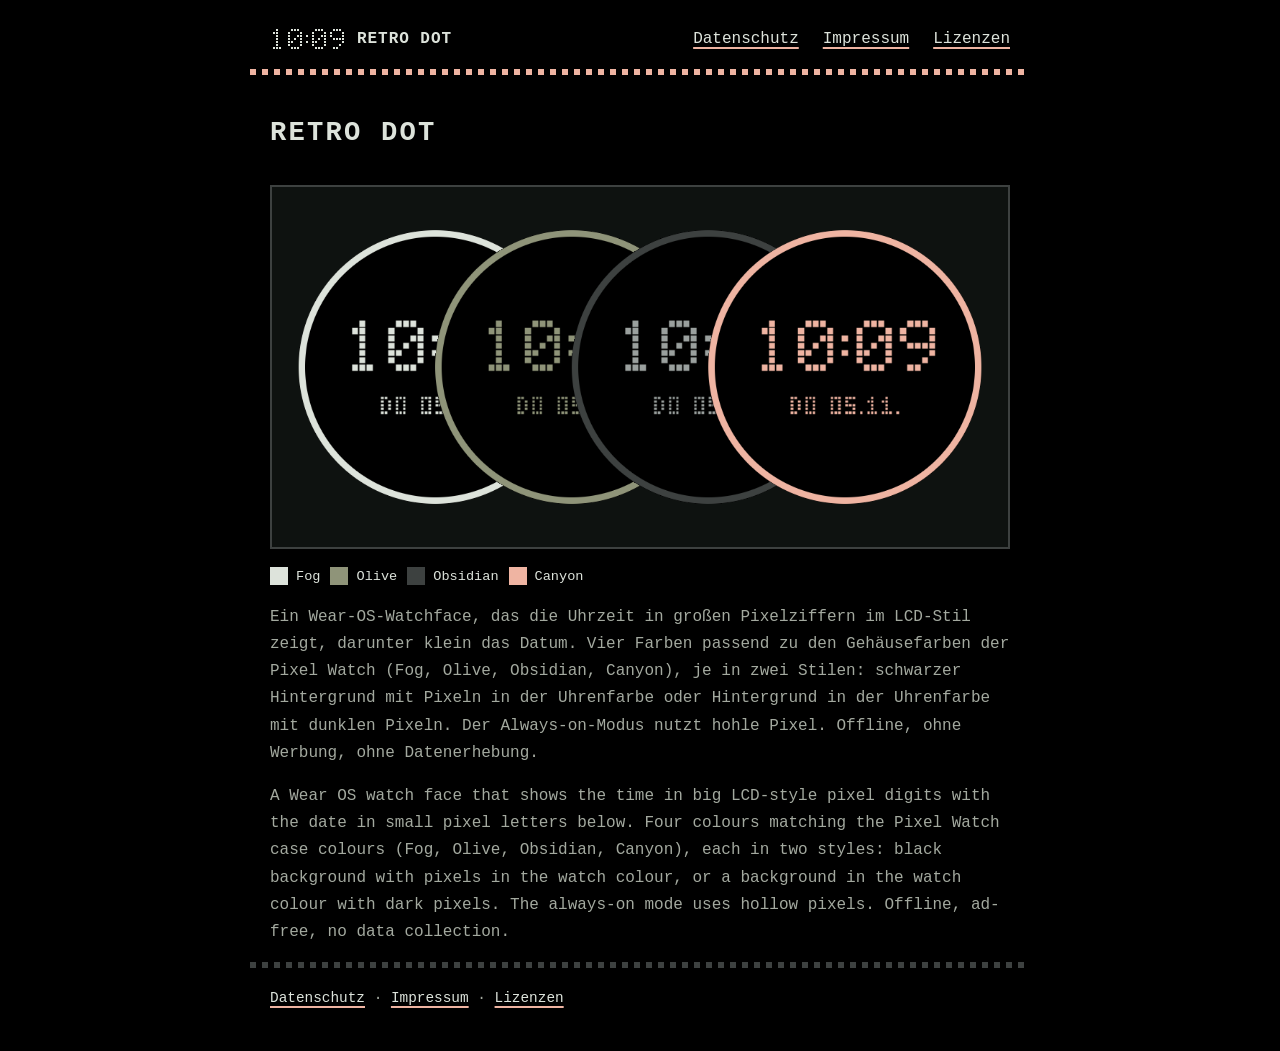
<file: index.html>
<!doctype html>
<html lang="de">
<head>
<meta charset="utf-8">
<meta name="viewport" content="width=device-width,initial-scale=1">
<title>Retro Dot</title>
<meta name="description" content="Wear-OS-Watchface: Uhrzeit in Retro-Pixelziffern, passend zu Fog, Olive, Obsidian und Canyon.">
<link rel="icon" href="icon.png">
<link rel="stylesheet" href="style.css">
</head>
<body>
<header><a class="brand" href="./"><img src="logo.svg" alt="">Retro Dot</a><a href="datenschutz/">Datenschutz</a><a href="impressum/">Impressum</a><a href="lizenzen/">Lizenzen</a></header>
<main>
<h1>Retro Dot</h1>
<img class="hero" src="feature.png" width="1024" height="500" alt="Vier Retro-Dot-Zifferblätter in Fog, Olive, Obsidian und Canyon, halb überlappend">
<ul class="swatches"><li><i style="background:#dde3db"></i>Fog</li><li><i style="background:#8f9479"></i>Olive</li><li><i style="background:#3d4140"></i>Obsidian</li><li><i style="background:#efb4a2"></i>Canyon</li></ul>
<p>Ein Wear-OS-Watchface, das die Uhrzeit in großen Pixelziffern im LCD-Stil zeigt, darunter klein das Datum. Vier Farben passend zu den Gehäusefarben der Pixel Watch (Fog, Olive, Obsidian, Canyon), je in zwei Stilen: schwarzer Hintergrund mit Pixeln in der Uhrenfarbe oder Hintergrund in der Uhrenfarbe mit dunklen Pixeln. Der Always-on-Modus nutzt hohle Pixel. Offline, ohne Werbung, ohne Datenerhebung.</p>
<p>A Wear OS watch face that shows the time in big LCD-style pixel digits with the date in small pixel letters below. Four colours matching the Pixel Watch case colours (Fog, Olive, Obsidian, Canyon), each in two styles: black background with pixels in the watch colour, or a background in the watch colour with dark pixels. The always-on mode uses hollow pixels. Offline, ad-free, no data collection.</p>
</main>
<footer><a href="datenschutz/">Datenschutz</a> · <a href="impressum/">Impressum</a> · <a href="lizenzen/">Lizenzen</a></footer>
</body>
</html>
</file>
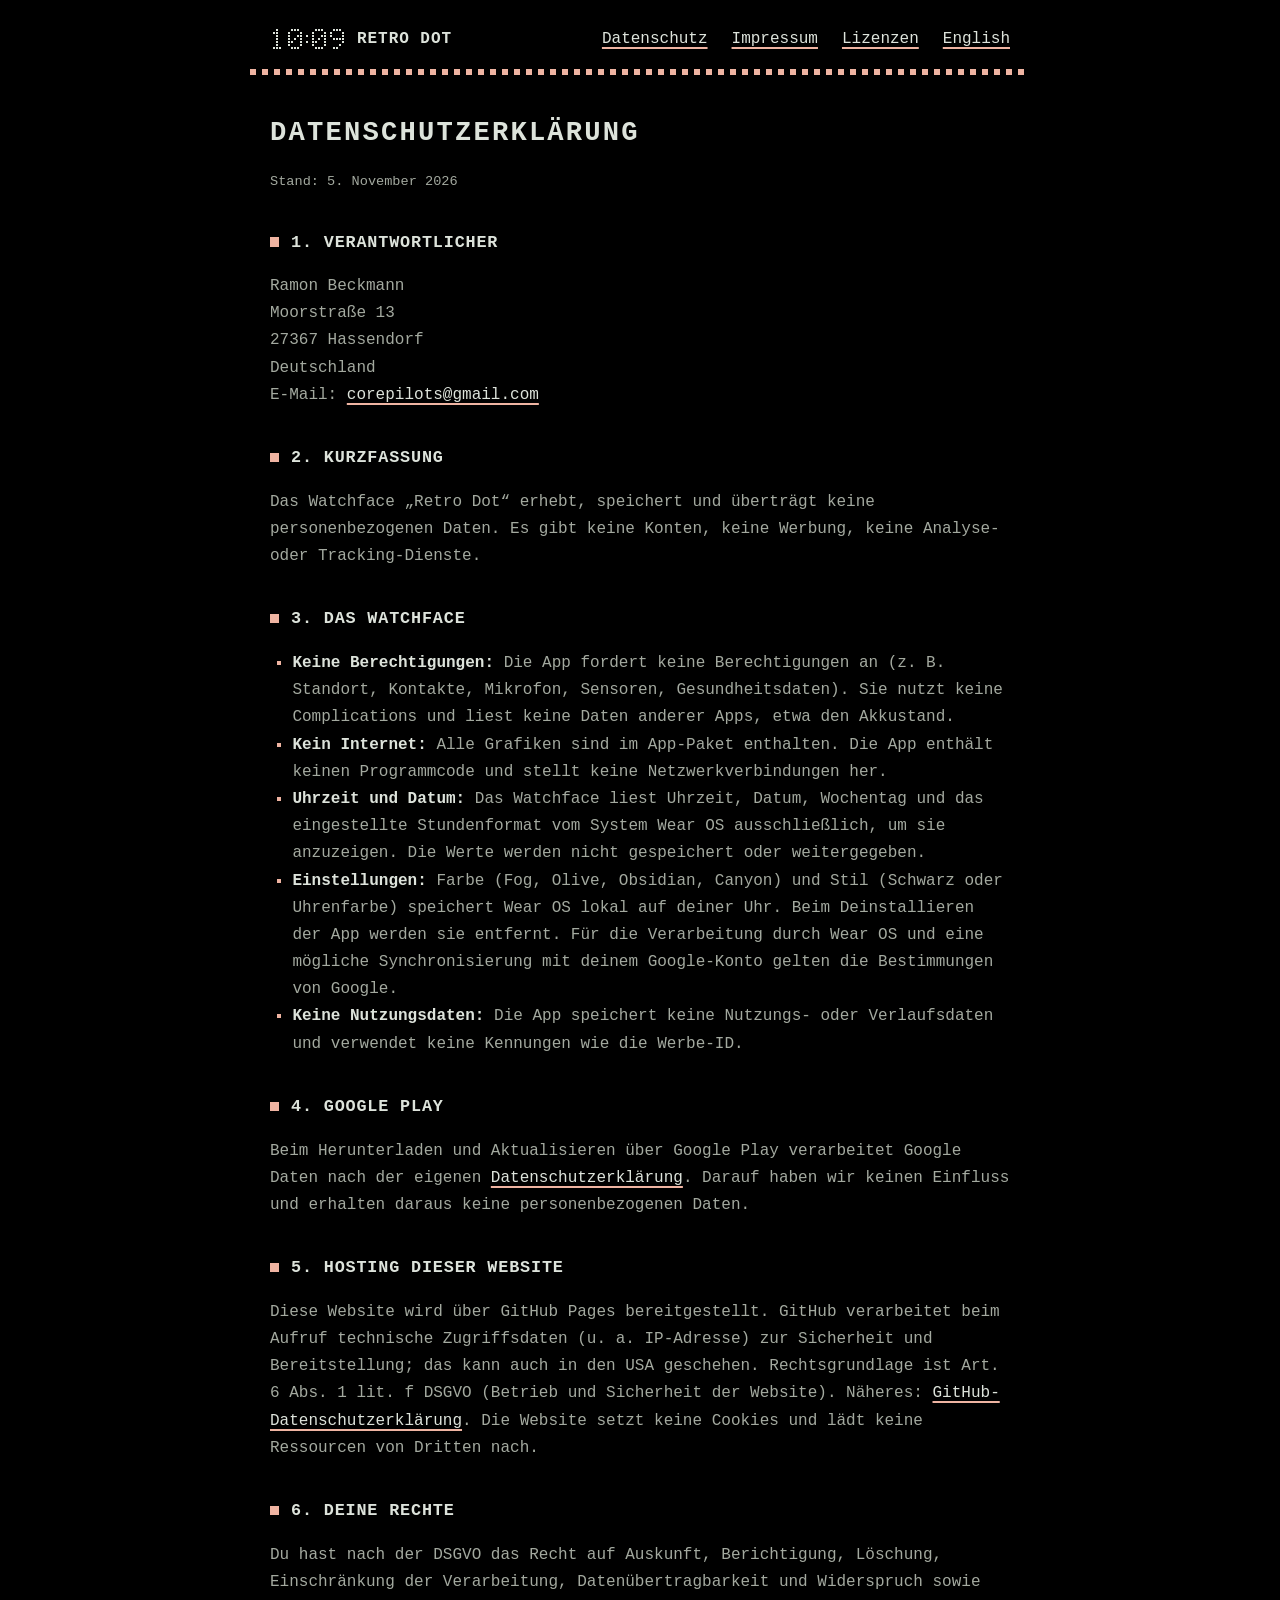
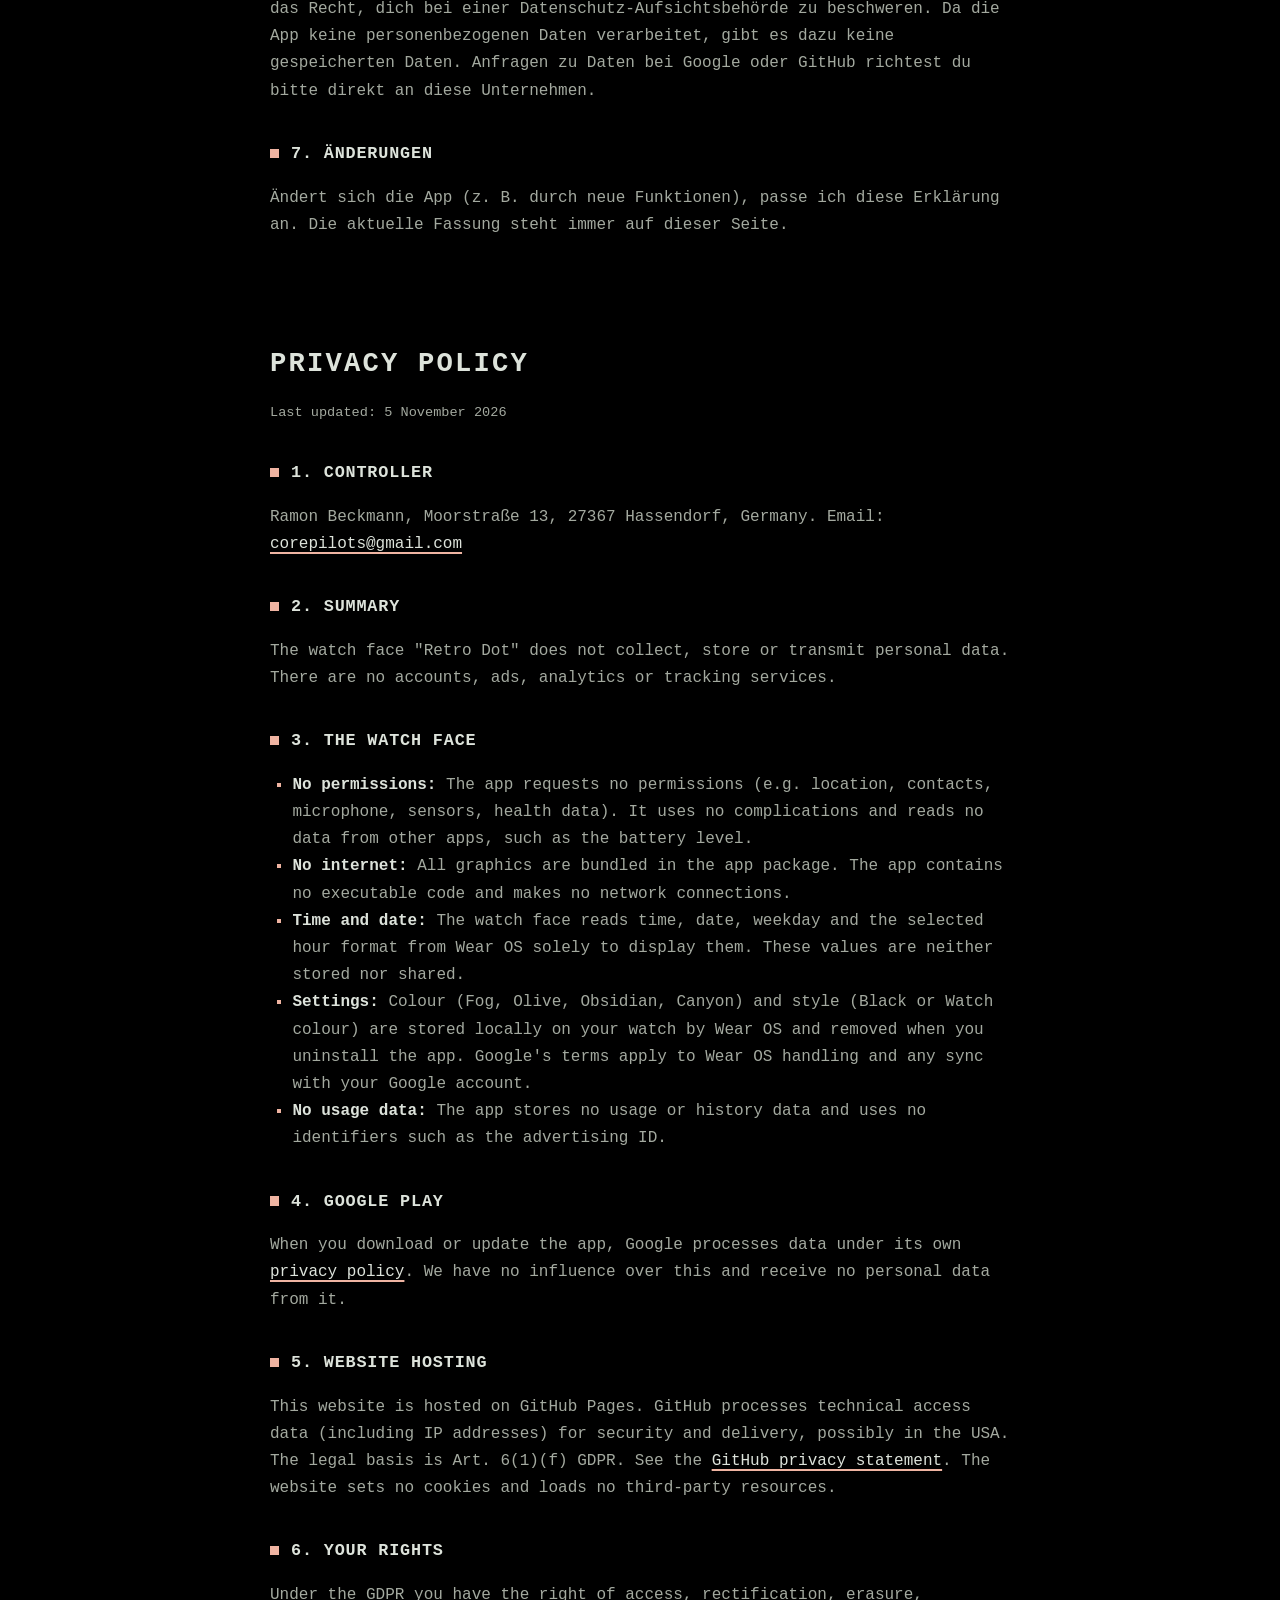
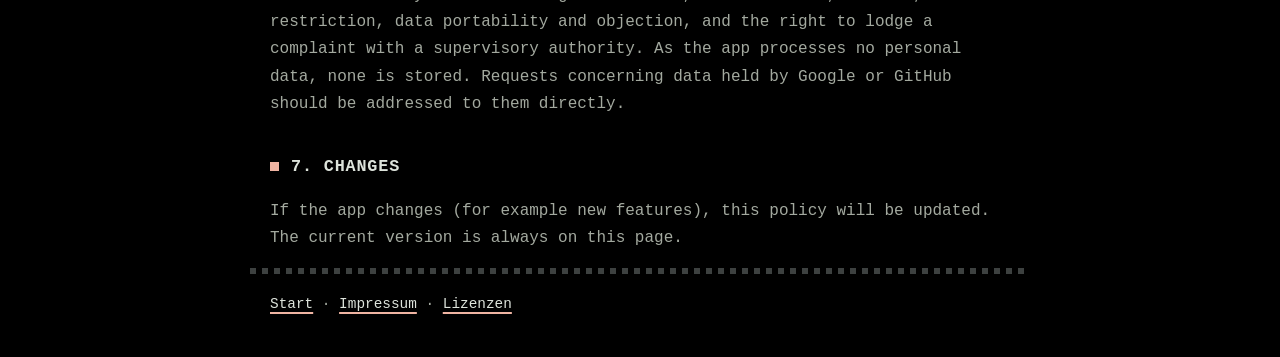
<file: datenschutz/index.html>
<!doctype html>
<html lang="de">
<head>
<meta charset="utf-8">
<meta name="viewport" content="width=device-width,initial-scale=1">
<title>Datenschutz – Retro Dot</title>
<link rel="icon" href="../icon.png">
<link rel="stylesheet" href="../style.css">
</head>
<body>
<header><a class="brand" href="../"><img src="../logo.svg" alt="">Retro Dot</a><a href="./">Datenschutz</a><a href="../impressum/">Impressum</a><a href="../lizenzen/">Lizenzen</a><a href="#english">English</a></header>
<main>
<h1>Datenschutzerklärung</h1>
<p class="updated">Stand: 5. November 2026</p>

<h2>1. Verantwortlicher</h2>
<p>Ramon Beckmann<br>Moorstraße 13<br>27367 Hassendorf<br>Deutschland<br>E-Mail: <a href="mailto:corepilots@gmail.com">corepilots@gmail.com</a></p>

<h2>2. Kurzfassung</h2>
<p>Das Watchface „Retro Dot“ erhebt, speichert und überträgt keine personenbezogenen Daten. Es gibt keine Konten, keine Werbung, keine Analyse- oder Tracking-Dienste.</p>

<h2>3. Das Watchface</h2>
<ul>
<li><strong>Keine Berechtigungen:</strong> Die App fordert keine Berechtigungen an (z. B. Standort, Kontakte, Mikrofon, Sensoren, Gesundheitsdaten). Sie nutzt keine Complications und liest keine Daten anderer Apps, etwa den Akkustand.</li>
<li><strong>Kein Internet:</strong> Alle Grafiken sind im App-Paket enthalten. Die App enthält keinen Programmcode und stellt keine Netzwerkverbindungen her.</li>
<li><strong>Uhrzeit und Datum:</strong> Das Watchface liest Uhrzeit, Datum, Wochentag und das eingestellte Stundenformat vom System Wear OS ausschließlich, um sie anzuzeigen. Die Werte werden nicht gespeichert oder weitergegeben.</li>
<li><strong>Einstellungen:</strong> Farbe (Fog, Olive, Obsidian, Canyon) und Stil (Schwarz oder Uhrenfarbe) speichert Wear OS lokal auf deiner Uhr. Beim Deinstallieren der App werden sie entfernt. Für die Verarbeitung durch Wear OS und eine mögliche Synchronisierung mit deinem Google-Konto gelten die Bestimmungen von Google.</li>
<li><strong>Keine Nutzungsdaten:</strong> Die App speichert keine Nutzungs- oder Verlaufsdaten und verwendet keine Kennungen wie die Werbe-ID.</li>
</ul>

<h2>4. Google Play</h2>
<p>Beim Herunterladen und Aktualisieren über Google Play verarbeitet Google Daten nach der eigenen <a href="https://policies.google.com/privacy">Datenschutzerklärung</a>. Darauf haben wir keinen Einfluss und erhalten daraus keine personenbezogenen Daten.</p>

<h2>5. Hosting dieser Website</h2>
<p>Diese Website wird über GitHub Pages bereitgestellt. GitHub verarbeitet beim Aufruf technische Zugriffsdaten (u. a. IP-Adresse) zur Sicherheit und Bereitstellung; das kann auch in den USA geschehen. Rechtsgrundlage ist Art. 6 Abs. 1 lit. f DSGVO (Betrieb und Sicherheit der Website). Näheres: <a href="https://docs.github.com/de/site-policy/privacy-policies/github-general-privacy-statement">GitHub-Datenschutzerklärung</a>. Die Website setzt keine Cookies und lädt keine Ressourcen von Dritten nach.</p>

<h2>6. Deine Rechte</h2>
<p>Du hast nach der DSGVO das Recht auf Auskunft, Berichtigung, Löschung, Einschränkung der Verarbeitung, Datenübertragbarkeit und Widerspruch sowie das Recht, dich bei einer Datenschutz-Aufsichtsbehörde zu beschweren. Da die App keine personenbezogenen Daten verarbeitet, gibt es dazu keine gespeicherten Daten. Anfragen zu Daten bei Google oder GitHub richtest du bitte direkt an diese Unternehmen.</p>

<h2>7. Änderungen</h2>
<p>Ändert sich die App (z. B. durch neue Funktionen), passe ich diese Erklärung an. Die aktuelle Fassung steht immer auf dieser Seite.</p>

<hr>
<h1 id="english">Privacy Policy</h1>
<p class="updated">Last updated: 5 November 2026</p>

<h2>1. Controller</h2>
<p>Ramon Beckmann, Moorstraße 13, 27367 Hassendorf, Germany. Email: <a href="mailto:corepilots@gmail.com">corepilots@gmail.com</a></p>

<h2>2. Summary</h2>
<p>The watch face "Retro Dot" does not collect, store or transmit personal data. There are no accounts, ads, analytics or tracking services.</p>

<h2>3. The watch face</h2>
<ul>
<li><strong>No permissions:</strong> The app requests no permissions (e.g. location, contacts, microphone, sensors, health data). It uses no complications and reads no data from other apps, such as the battery level.</li>
<li><strong>No internet:</strong> All graphics are bundled in the app package. The app contains no executable code and makes no network connections.</li>
<li><strong>Time and date:</strong> The watch face reads time, date, weekday and the selected hour format from Wear OS solely to display them. These values are neither stored nor shared.</li>
<li><strong>Settings:</strong> Colour (Fog, Olive, Obsidian, Canyon) and style (Black or Watch colour) are stored locally on your watch by Wear OS and removed when you uninstall the app. Google's terms apply to Wear OS handling and any sync with your Google account.</li>
<li><strong>No usage data:</strong> The app stores no usage or history data and uses no identifiers such as the advertising ID.</li>
</ul>

<h2>4. Google Play</h2>
<p>When you download or update the app, Google processes data under its own <a href="https://policies.google.com/privacy">privacy policy</a>. We have no influence over this and receive no personal data from it.</p>

<h2>5. Website hosting</h2>
<p>This website is hosted on GitHub Pages. GitHub processes technical access data (including IP addresses) for security and delivery, possibly in the USA. The legal basis is Art. 6(1)(f) GDPR. See the <a href="https://docs.github.com/en/site-policy/privacy-policies/github-general-privacy-statement">GitHub privacy statement</a>. The website sets no cookies and loads no third-party resources.</p>

<h2>6. Your rights</h2>
<p>Under the GDPR you have the right of access, rectification, erasure, restriction, data portability and objection, and the right to lodge a complaint with a supervisory authority. As the app processes no personal data, none is stored. Requests concerning data held by Google or GitHub should be addressed to them directly.</p>

<h2>7. Changes</h2>
<p>If the app changes (for example new features), this policy will be updated. The current version is always on this page.</p>
</main>
<footer><a href="../">Start</a> · <a href="../impressum/">Impressum</a> · <a href="../lizenzen/">Lizenzen</a></footer>
</body>
</html>
</file>
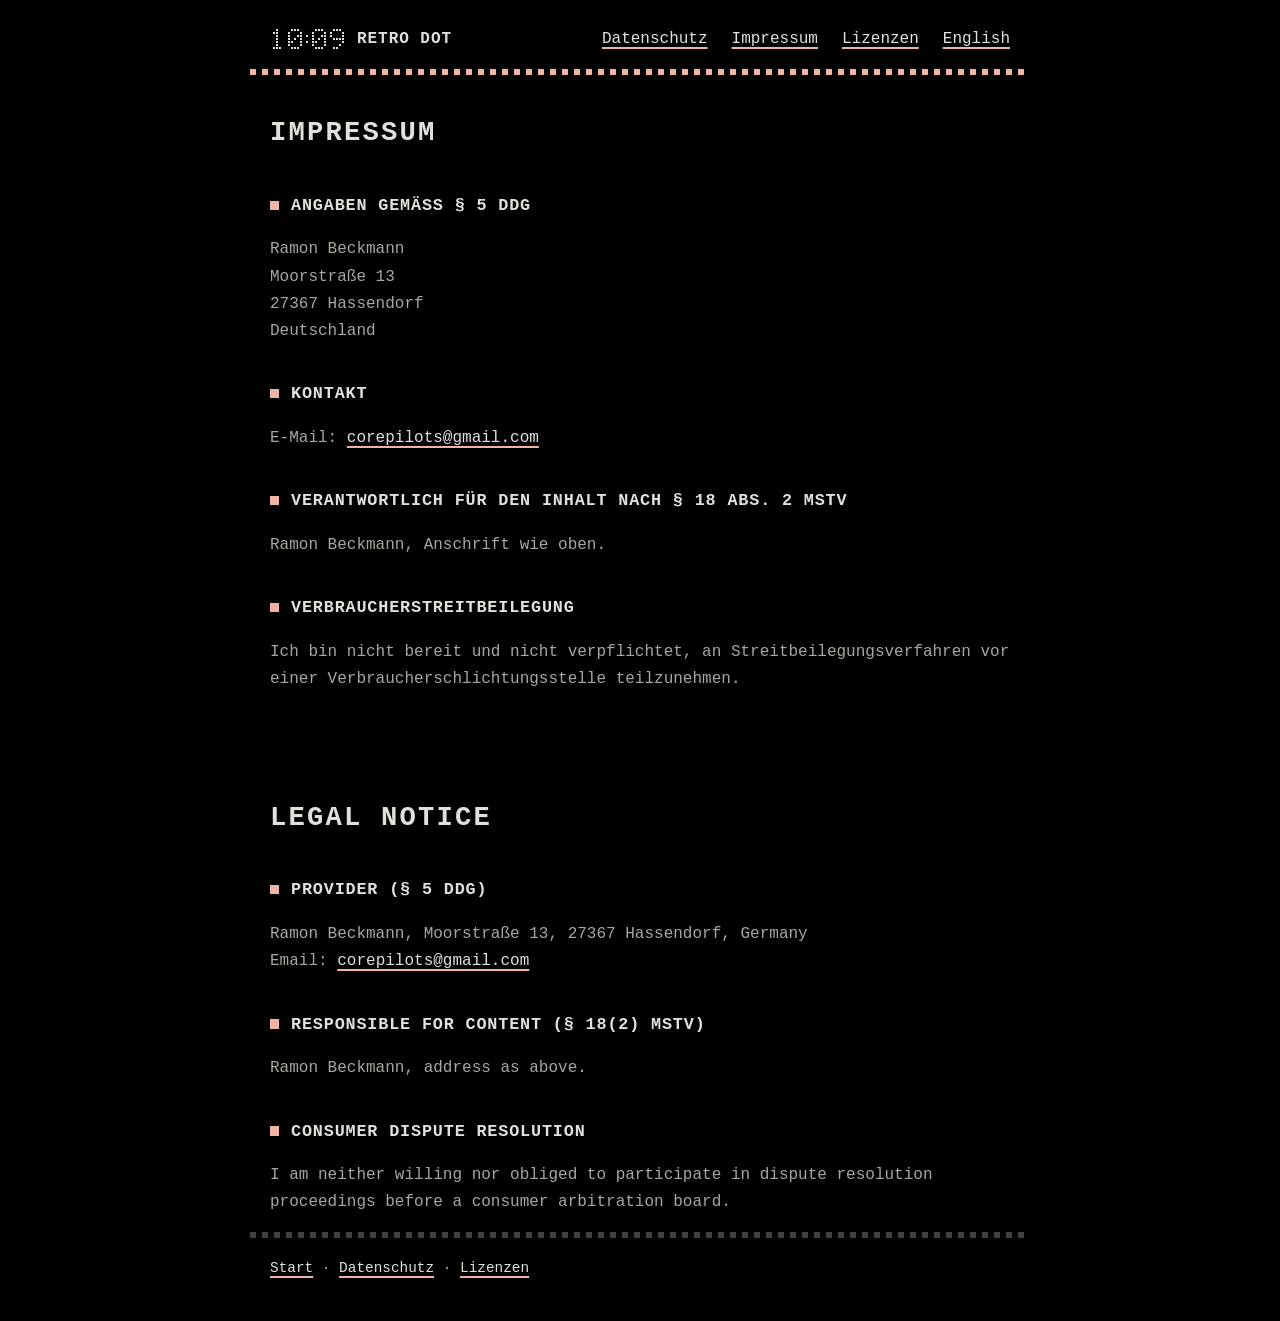
<file: impressum/index.html>
<!doctype html>
<html lang="de">
<head>
<meta charset="utf-8">
<meta name="viewport" content="width=device-width,initial-scale=1">
<title>Impressum – Retro Dot</title>
<link rel="icon" href="../icon.png">
<link rel="stylesheet" href="../style.css">
</head>
<body>
<header><a class="brand" href="../"><img src="../logo.svg" alt="">Retro Dot</a><a href="../datenschutz/">Datenschutz</a><a href="./">Impressum</a><a href="../lizenzen/">Lizenzen</a><a href="#english">English</a></header>
<main>
<h1>Impressum</h1>

<h2>Angaben gemäß § 5 DDG</h2>
<p>Ramon Beckmann<br>Moorstraße 13<br>27367 Hassendorf<br>Deutschland</p>

<h2>Kontakt</h2>
<p>E-Mail: <a href="mailto:corepilots@gmail.com">corepilots@gmail.com</a></p>

<h2>Verantwortlich für den Inhalt nach § 18 Abs. 2 MStV</h2>
<p>Ramon Beckmann, Anschrift wie oben.</p>

<h2>Verbraucherstreitbeilegung</h2>
<p>Ich bin nicht bereit und nicht verpflichtet, an Streitbeilegungsverfahren vor einer Verbraucherschlichtungsstelle teilzunehmen.</p>

<hr>
<h1 id="english">Legal Notice</h1>
<h2>Provider (§ 5 DDG)</h2>
<p>Ramon Beckmann, Moorstraße 13, 27367 Hassendorf, Germany<br>Email: <a href="mailto:corepilots@gmail.com">corepilots@gmail.com</a></p>
<h2>Responsible for content (§ 18(2) MStV)</h2>
<p>Ramon Beckmann, address as above.</p>
<h2>Consumer dispute resolution</h2>
<p>I am neither willing nor obliged to participate in dispute resolution proceedings before a consumer arbitration board.</p>
</main>
<footer><a href="../">Start</a> · <a href="../datenschutz/">Datenschutz</a> · <a href="../lizenzen/">Lizenzen</a></footer>
</body>
</html>
</file>
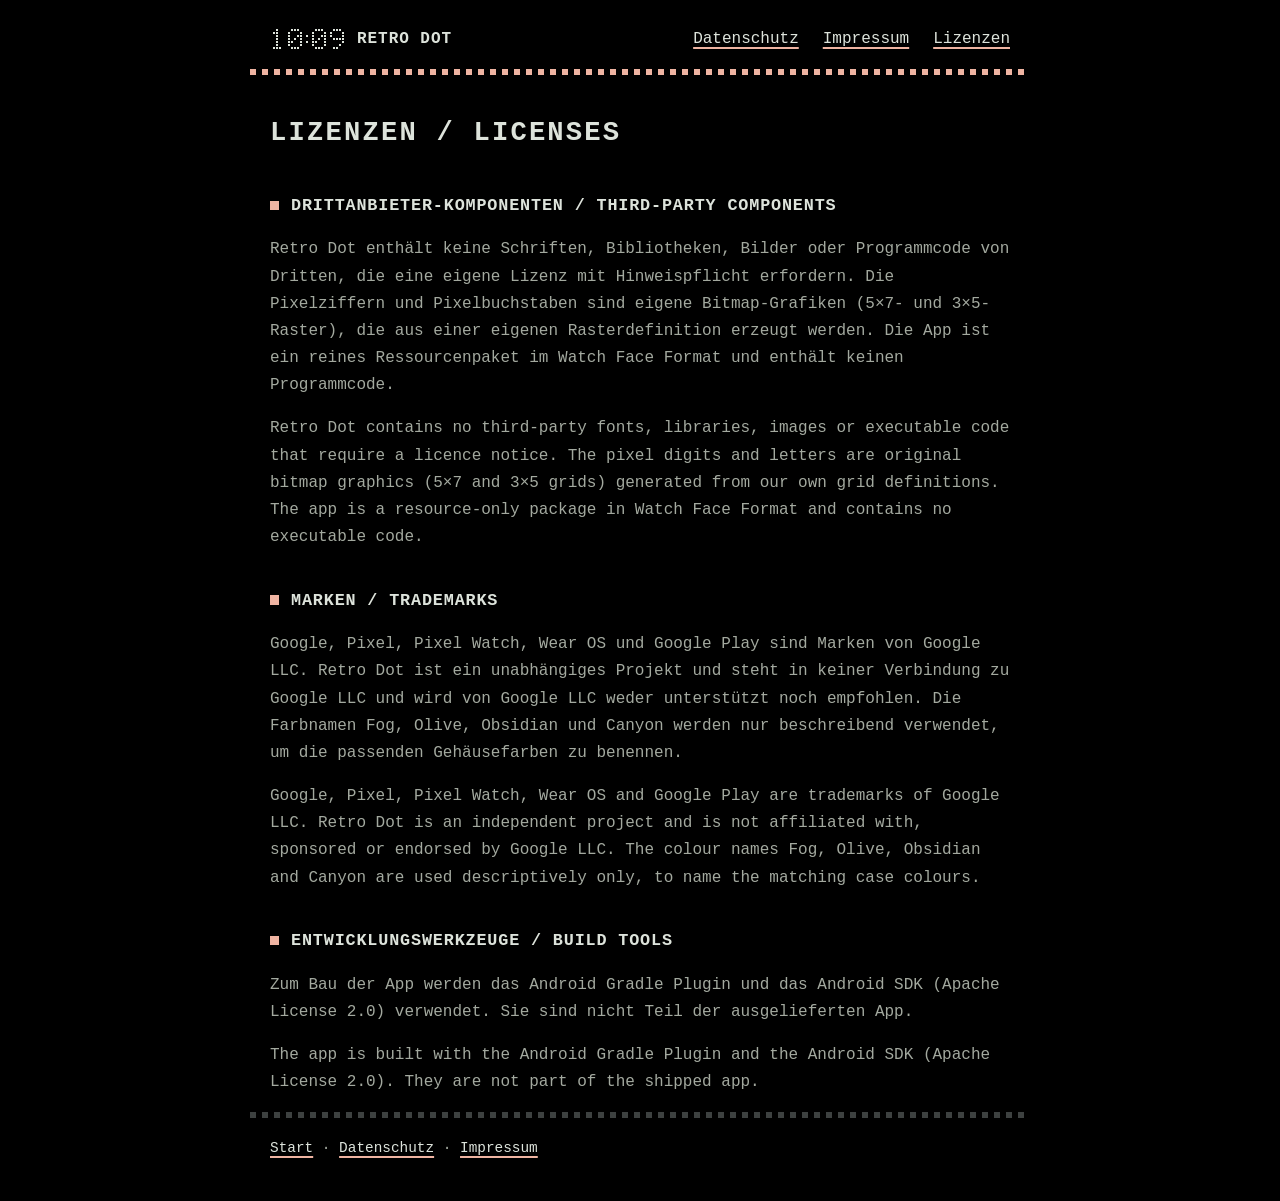
<file: lizenzen/index.html>
<!doctype html>
<html lang="de">
<head>
<meta charset="utf-8">
<meta name="viewport" content="width=device-width,initial-scale=1">
<title>Lizenzen – Retro Dot</title>
<link rel="icon" href="../icon.png">
<link rel="stylesheet" href="../style.css">
</head>
<body>
<header><a class="brand" href="../"><img src="../logo.svg" alt="">Retro Dot</a><a href="../datenschutz/">Datenschutz</a><a href="../impressum/">Impressum</a><a href="./">Lizenzen</a></header>
<main>
<h1>Lizenzen / Licenses</h1>
<h2>Drittanbieter-Komponenten / Third-party components</h2>
<p>Retro Dot enthält keine Schriften, Bibliotheken, Bilder oder Programmcode von Dritten, die eine eigene Lizenz mit Hinweispflicht erfordern. Die Pixelziffern und Pixelbuchstaben sind eigene Bitmap-Grafiken (5×7- und 3×5-Raster), die aus einer eigenen Rasterdefinition erzeugt werden. Die App ist ein reines Ressourcenpaket im Watch Face Format und enthält keinen Programmcode.</p>
<p>Retro Dot contains no third-party fonts, libraries, images or executable code that require a licence notice. The pixel digits and letters are original bitmap graphics (5×7 and 3×5 grids) generated from our own grid definitions. The app is a resource-only package in Watch Face Format and contains no executable code.</p>

<h2>Marken / Trademarks</h2>
<p>Google, Pixel, Pixel Watch, Wear OS und Google Play sind Marken von Google LLC. Retro Dot ist ein unabhängiges Projekt und steht in keiner Verbindung zu Google LLC und wird von Google LLC weder unterstützt noch empfohlen. Die Farbnamen Fog, Olive, Obsidian und Canyon werden nur beschreibend verwendet, um die passenden Gehäusefarben zu benennen.</p>
<p>Google, Pixel, Pixel Watch, Wear OS and Google Play are trademarks of Google LLC. Retro Dot is an independent project and is not affiliated with, sponsored or endorsed by Google LLC. The colour names Fog, Olive, Obsidian and Canyon are used descriptively only, to name the matching case colours.</p>

<h2>Entwicklungswerkzeuge / Build tools</h2>
<p>Zum Bau der App werden das Android Gradle Plugin und das Android SDK (Apache License 2.0) verwendet. Sie sind nicht Teil der ausgelieferten App.</p>
<p>The app is built with the Android Gradle Plugin and the Android SDK (Apache License 2.0). They are not part of the shipped app.</p>
</main>
<footer><a href="../">Start</a> · <a href="../datenschutz/">Datenschutz</a> · <a href="../impressum/">Impressum</a></footer>
</body>
</html>
</file>
<file: style.css>
:root{--bg:#000;--text:#dde3db;--muted:#a3a99f;--accent:#efb4a2;--olive:#8f9479;--obsidian:#3d4140}
*{box-sizing:border-box}
body{margin:0;background:var(--bg);color:var(--text);font:16px/1.7 ui-monospace,"SF Mono",Menlo,Consolas,"Liberation Mono",monospace}
header,main,footer{max-width:780px;margin:0 auto;padding:0 20px}
header{display:flex;flex-wrap:wrap;gap:10px 24px;align-items:center;padding-top:26px;padding-bottom:22px;background:linear-gradient(90deg,var(--accent) 6px,transparent 6px) repeat-x bottom/12px 6px}
header .brand{display:flex;align-items:center;gap:12px;margin-right:auto;text-decoration:none;font-weight:700;letter-spacing:.06em;text-transform:uppercase}
header .brand img{height:21px;width:auto;display:block}
a{color:var(--text);text-decoration-color:var(--accent);text-decoration-thickness:2px;text-underline-offset:4px}
a:hover,a:focus-visible{color:var(--accent)}
h1{font-size:1.7rem;margin:2.2rem 0 .3rem;letter-spacing:.08em;text-transform:uppercase}
h2{font-size:1.05rem;margin:2.2rem 0 .3rem;letter-spacing:.05em;text-transform:uppercase}
h2::before{content:"";display:inline-block;width:.55em;height:.55em;background:var(--accent);margin-right:.7em}
p,li{color:var(--muted)}
li::marker{color:var(--accent)}
ul{list-style:square;padding-left:1.4rem}
strong{color:var(--text)}
.updated{font-size:.85rem}
pre{white-space:pre-wrap;color:var(--muted);font-size:.78rem;line-height:1.5;background:#0b0d0c;border:2px solid var(--obsidian);padding:14px}
hr{border:0;height:6px;margin:3rem 0;background:linear-gradient(90deg,var(--obsidian) 6px,transparent 6px) repeat-x/12px 6px}
footer{padding-top:24px;padding-bottom:40px;color:var(--muted);font-size:.9rem;background:linear-gradient(90deg,var(--obsidian) 6px,transparent 6px) repeat-x top/12px 6px}
.hero{display:block;width:100%;height:auto;margin:1.8rem 0 .5rem;border:2px solid var(--obsidian)}
.swatches{display:flex;gap:10px;margin:1rem 0;padding:0;list-style:none}
.swatches li{display:flex;align-items:center;gap:8px;color:var(--text);font-size:.85rem}
.swatches i{display:inline-block;width:18px;height:18px}
</file>
